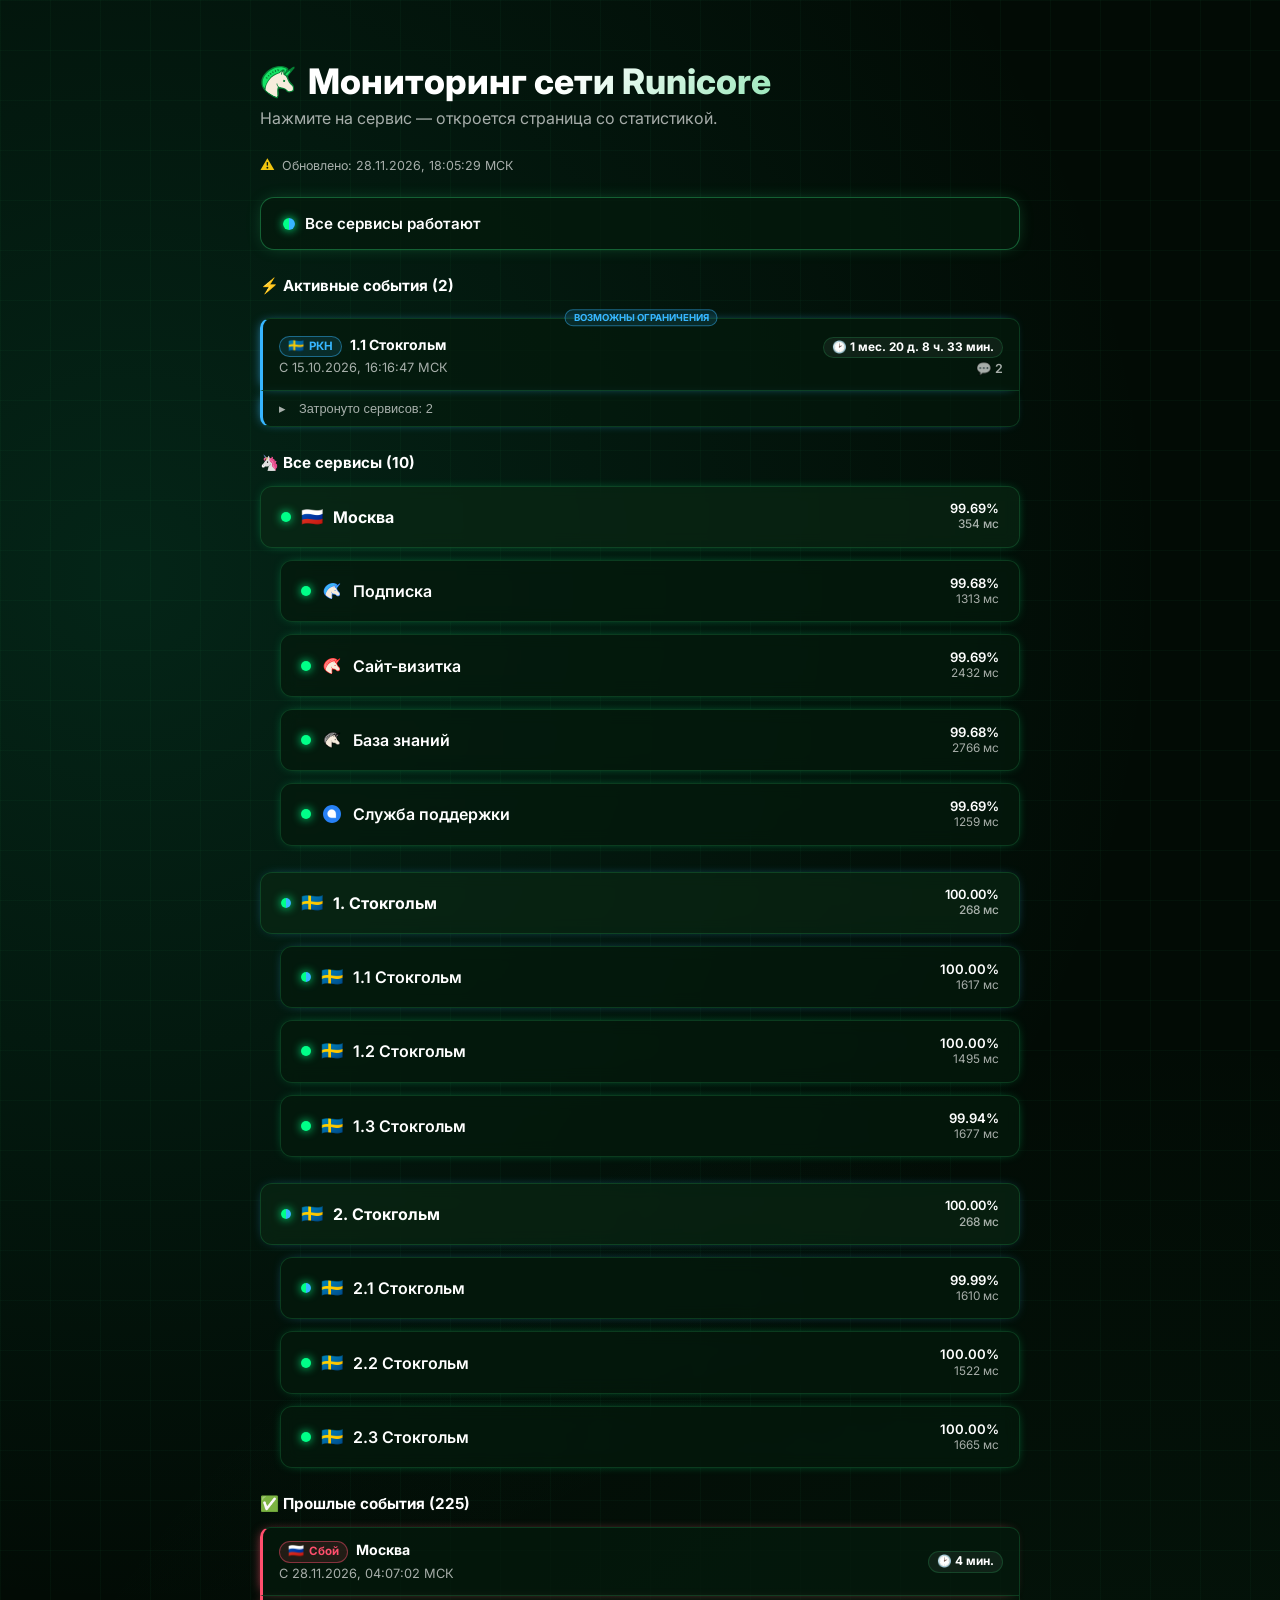
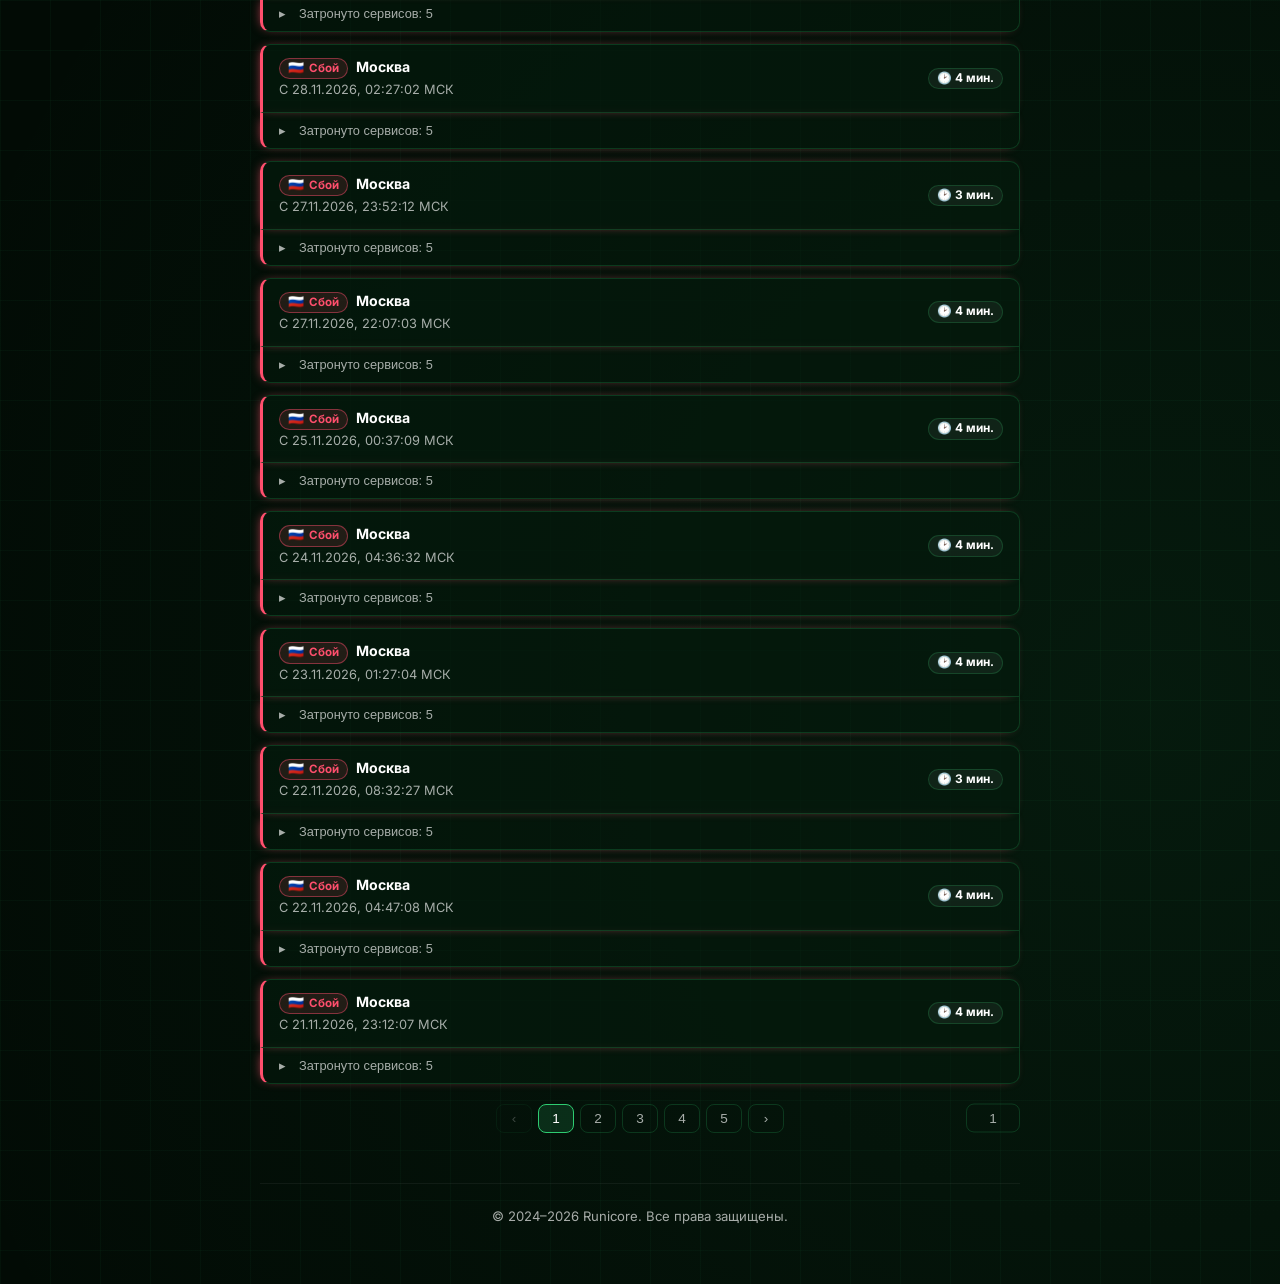
<file: index.html>
<!DOCTYPE html>
<html lang="ru">
<head>
  <meta charset="UTF-8">
  <meta name="viewport" content="width=device-width, initial-scale=1.0">
  <meta name="theme-color" content="#020b05">
  <link rel="icon" href="assets/icons/favicon.ico">
  <link rel="icon" type="image/svg+xml" href="assets/icons/favicon.svg">
  <link rel="icon" sizes="96x96" type="image/png" href="assets/icons/favicon-96x96.png">
  <link rel="apple-touch-icon" href="assets/icons/apple-touch-icon.png">
  <link rel="manifest" href="assets/manifest.json">
  <link rel="stylesheet" href="assets/css/status.css?v=30">
  <title>Runicore (Мониторинг)</title>
  <style>
    /* Index page styles */
    h1 { font-size: 2.2rem; }
    h1 .logo { width: 36px; height: 36px; vertical-align: -6px; margin-right: 12px; -webkit-text-fill-color: initial; }
    .sub { color: var(--muted); margin-bottom: 28px; }
    .updated { margin-bottom: 24px; }

    /* Server groups */
    .group-head {
      display: flex; align-items: center; gap: 12px;
      background: rgba(10, 40, 20, 0.65); border: 1px solid var(--border);
      border-radius: 12px; padding: 14px 20px; margin: 26px 0 12px;
      font-weight: 700; backdrop-filter: blur(8px);
      text-decoration: none; color: var(--text);
      transition: border-color .25s, background .25s;
    }
    .group-head:hover { border-color: rgba(46, 204, 113, 0.55); background: rgba(6, 36, 16, 0.85); }
    .group-head .favicon { width: 18px; height: 18px; border-radius: 4px; flex-shrink: 0; }
    .group-head .favicon.emoji { font-size: 18px; line-height: 1; display: inline-flex; align-items: center; justify-content: center; }
    .group-head .dot { width: 10px; height: 10px; }
    .group-head .name { flex: 1; color: var(--text); }
    .group-head .group-status { display: flex; flex-direction: column; align-items: flex-end; font-size: .8rem; color: var(--muted); font-weight: 500; line-height: 1.3; }
    .group-head .group-status b { color: var(--text); font-weight: 600; }
    .group-head .group-status .ms { color: var(--muted); font-size: .74rem; }

    /* Compact service rows */
    .row {
      display: flex; align-items: center; gap: 12px;
      background: var(--card); border: 1px solid var(--border); border-radius: 12px;
      padding: 14px 20px; margin-bottom: 12px; cursor: pointer;
      transition: border-color .25s, background .25s;
      backdrop-filter: blur(8px);
      text-decoration: none;
      color: var(--text);
    }
    .row.nested { margin-left: 20px; width: calc(100% - 20px); }
    .row:hover { border-color: rgba(46, 204, 113, 0.55); background: rgba(6, 36, 16, 0.85); }
    /* The first group sits right under the "🦄 Все сервисы" title: drop its own
       26px top margin so the gap matches the other sections (14px). */
    #rows > :first-child { margin-top: 0; }
    .row .favicon { width: 18px; height: 18px; border-radius: 4px; flex-shrink: 0; }
    .row .favicon.emoji { font-size: 18px; line-height: 1; display: inline-flex; align-items: center; justify-content: center; }
    .row .dot { width: 10px; height: 10px; }
    .row .name { font-weight: 600; flex: 1; color: var(--text); }
    .row .uptime { display: flex; flex-direction: column; align-items: flex-end; line-height: 1.3; font-size: .82rem; color: var(--muted); }
    .row .uptime b { color: var(--text); font-weight: 600; }
    .row .uptime .ms { color: var(--muted); font-size: .74rem; }
    /* Service card glow by status — same colour as the dot */
    .group-head.up, .row.up { box-shadow: 0 0 14px -8px var(--ok); }
    .group-head.down, .row.down { box-shadow: 0 0 14px -8px var(--fail); }
    /* Maintenance/RKN override up/down (declared later) — same as the dots */
    .group-head.maint, .row.maint { box-shadow: 0 0 14px -8px var(--warn); }
    .group-head.rkn, .row.rkn { box-shadow: 0 0 14px -8px var(--rkn); }
    /* Event card edge glow by mode — see status.css (.incident.<mode>) */

    /* Past events pager */
    .pager { display: flex; gap: 6px; justify-content: center; flex-wrap: wrap; margin: 20px 0 8px; position: relative; }
    .pager button {
      background: transparent; border: 1px solid var(--border); color: var(--muted);
      min-width: 36px; padding: 6px 12px; border-radius: 8px; cursor: pointer;
      font-size: .85rem; transition: border-color .2s, background .2s, color .2s;
    }
    .pager button:hover:not(:disabled):not(.active) { border-color: rgba(46, 204, 113, .5); color: var(--text); }
    .pager button.active { border-color: var(--accent); color: var(--text); background: rgba(46, 204, 113, .15); }
    .pager button:disabled { opacity: .35; cursor: default; }
    @media (max-width: 520px) {
      .pager { gap: 4px; }
      .pager button { min-width: 30px; padding: 5px 8px; font-size: .8rem; }
      .pager .pager-jump { position: static; transform: none; margin-left: 4px; }
      .pager .pager-jump input { width: 44px; padding: 5px 4px; font-size: .8rem; }
    }
  </style>
</head>
<body>
  <div class="wrap">
    <h1><img class="logo" src="assets/icons/favicon.svg" alt="Runicore">Мониторинг сети Runicore</h1>
    <p class="sub">Нажмите на сервис — откроется страница со статистикой.</p>
    <div class="updated" id="updated"></div>
    <div class="banner ok" id="banner">⏳ Загрузка…</div>
    <div class="inc-title" id="incTitle" style="display:none">⚡️ Активные события</div>
    <div id="incidents"></div>
    <div class="inc-title" id="rowsTitle" style="display:none">🦄 Все сервисы</div>
    <div id="rows"></div>
    <div class="inc-title" id="pastTitle" style="display:none">✅ Прошлые события</div>
    <div id="past"></div>
    <div class="pager" id="pastPager" style="display:none"></div>
    <footer>© 2024–<span id="year"></span> Runicore. Все права защищены.</footer>
  </div>

  <script src="assets/js/common.js?v=37"></script>
  <script src="assets/js/app.js?v=32"></script>
</body>
</html>
</file>
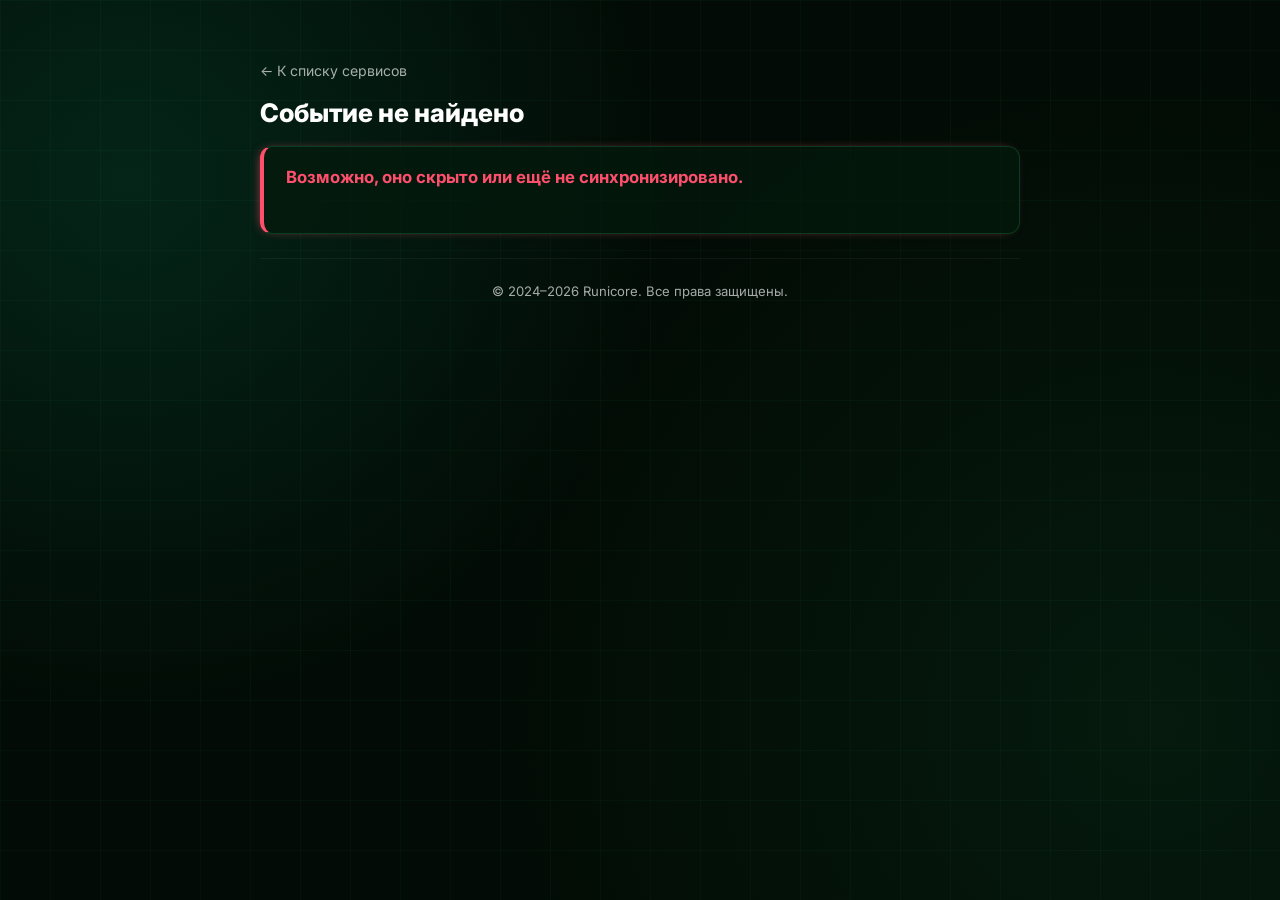
<file: incident.html>
<!DOCTYPE html>
<html lang="ru">
<head>
  <meta charset="UTF-8">
  <meta name="viewport" content="width=device-width, initial-scale=1.0">
  <meta name="theme-color" content="#020b05">
  <meta name="robots" content="noindex, nofollow">
  <link rel="icon" href="assets/icons/favicon.ico">
  <link rel="icon" type="image/svg+xml" href="assets/icons/favicon.svg">
  <link rel="icon" sizes="96x96" type="image/png" href="assets/icons/favicon-96x96.png">
  <link rel="apple-touch-icon" href="assets/icons/apple-touch-icon.png">
  <link rel="manifest" href="assets/manifest.json">
  <link rel="stylesheet" href="assets/css/status.css?v=30">
  <title>Событие — Runicore</title>
  <style>
    /* Incident page styles */
    h1 { font-size: 1.6rem; font-weight: 800; margin-bottom: 18px; }
    #evtTitle { display: inline-flex; align-items: center; flex-wrap: wrap; gap: 2px 12px; }
    #evtTitle .ev-fav { width: 26px; height: 26px; border-radius: 6px; }
    #evtTitle .ev-fav.emoji { width: auto; height: auto; font-size: 24px; line-height: 1; -webkit-text-fill-color: initial; }
    #evtTitle .title-sep { color: var(--muted); -webkit-text-fill-color: initial; }
    /* Keep the flag/icon and the name together (no split line breaks) */
    #evtTitle .svc-name-wrap { display: inline-flex; align-items: center; gap: 10px; white-space: nowrap; }
    #evtTitle .svc-name { white-space: nowrap; }
    /* Label badges under the title */
    .evt-labels { display: flex; flex-wrap: wrap; gap: 8px; margin: 2px 0 18px; }
    .evt-lb {
      display: inline-flex; align-items: center;
      border-radius: 999px; padding: 3px 12px;
      font-size: .75rem; font-weight: 700; letter-spacing: .02em;
      border: 1px solid; background: rgba(255,255,255,0.04);
    }
    .evt-lb-incident { color: var(--fail); border-color: rgba(255,79,109,.45); background: rgba(255,79,109,.1); }
    .evt-lb-maintenance { color: var(--warn); border-color: rgba(241,196,15,.45); background: rgba(241,196,15,.1); }
    .evt-lb-annulled { color: var(--gray); border-color: rgba(138,155,143,.45); background: rgba(138,155,143,.1); }
    .evt-lb-hidden { color: var(--gray); border-color: rgba(74,85,77,.5); background: rgba(74,85,77,.12); }
    .evt-lb-rkn { color: var(--rkn); border-color: rgba(55,182,255,.45); background: rgba(55,182,255,.1); }
    /* Duration badge "(🕑 …)" — left of the labels, neutral styling */
    .evt-lb-dur { color: var(--text); border-color: var(--border); background: rgba(255,255,255,0.04); font-weight: 600; }
    .evt {
      background: var(--card); border: 1px solid var(--border); border-left-width: 4px;
      border-radius: 12px; padding: 20px 22px; margin-bottom: 22px;
    }
    /* Status colour bar plus a matching glow */
    .evt.incident { border-left-color: var(--fail); box-shadow: -3px 0 12px -6px var(--fail); }
    .evt.maintenance { border-left-color: var(--warn); box-shadow: -3px 0 12px -6px var(--warn); }
    .evt.annulled { border-left-color: var(--gray); opacity: .75; box-shadow: -3px 0 12px -6px var(--gray); }
    .evt.hidden { border-left-color: var(--gray); opacity: .6; box-shadow: -3px 0 12px -6px var(--gray); }
    .evt.rkn { border-left-color: var(--rkn); box-shadow: -3px 0 12px -6px var(--rkn); }
    .evt .status { font-weight: 700; font-size: 1.05rem; margin-bottom: 12px; }
    .evt.incident .status { color: var(--fail); }
    .evt.maintenance .status { color: var(--warn); }
    /* Annulled: border and status are grey (same as hidden) */
    .evt.annulled .status { color: var(--gray); }
    .evt.hidden .status { color: var(--gray); }
    .evt.rkn .status { color: var(--rkn); }
    .evt .meta { color: var(--muted); font-size: .85rem; display: flex; flex-wrap: wrap; gap: 10px; }
    /* "·" separator between the started and resolved dates */
    .evt .meta .msep { color: var(--muted); }
    /* Meta items wrap as a whole, never mid-phrase */
    .evt .meta .nb { white-space: nowrap; }
    .evt .meta b { color: var(--text); }
    .evt .desc { font-size: .92rem; line-height: 1.55; white-space: pre-line; margin-top: 14px; }
    .evt .desc b { color: var(--text); }

    /* Admin comments (from GitHub Issues) */
    .comments { margin-top: 0; margin-bottom: 20px; display: flex; flex-direction: column; gap: 14px; }
    .comment {
      background: var(--card); border: 1px solid var(--border); border-left: 3px solid var(--accent);
      border-radius: 10px; padding: 14px 18px; backdrop-filter: blur(8px);
    }
    .comment-head { display: flex; align-items: baseline; gap: 10px; margin-bottom: 8px; }
    .comment-head b { color: #52f099; font-size: .9rem; }
    .comment-time { color: var(--muted); font-size: .78rem; }
    .comment-body { font-size: .92rem; line-height: 1.5; white-space: pre-line; word-break: break-word; }
    .service-links { display: flex; flex-wrap: wrap; gap: 8px; margin-top: 8px; }
    .service-btn {
      display: inline-flex; align-items: center; gap: 8px;
      background: rgba(46, 204, 113, 0.1); border: 1px solid var(--border);
      color: #52f099; text-decoration: none; border-radius: 10px;
      padding: 10px 16px; font-size: .85rem; font-weight: 600; transition: background .2s, border-color .2s;
    }
    .service-btn:hover { background: rgba(46, 204, 113, 0.2); border-color: rgba(46, 204, 113, .5); }
    .service-btn .ev-fav { width: 18px; height: 18px; border-radius: 4px; }
    .service-btn .ev-fav.emoji { width: auto; height: auto; font-size: 16px; line-height: 1; -webkit-text-fill-color: initial; }
    /* Service buttons sit at the bottom — tighten the gap to the footer */
    footer { margin-top: 24px; }
  </style>
</head>
<body>
  <div class="wrap">
    <a class="back" href="index.html">← К списку сервисов</a>
    <h1><span id="evtTitle">Загрузка…</span></h1>
    <div class="evt-labels" id="evtLabels" style="display:none"></div>
    <div class="comments" id="evtComments" style="display:none"></div>
    <div class="evt incident" id="evtCard">
      <div class="status" id="evtStatus">…</div>
      <div class="meta" id="evtMeta"></div>
      <div class="desc" id="evtDesc"></div>
    </div>
    <div class="service-links" id="serviceLinks" style="display:none"></div>
    <footer>© 2024–<span id="year"></span> Runicore. Все права защищены.</footer>
  </div>

  <script src="assets/js/common.js?v=37"></script>
  <script src="assets/js/incident.js?v=26"></script>
</body>
</html>
</file>
<file: assets/css/status.css>
/* Runicore Status — shared styles for all pages */
@import url('https://fonts.googleapis.com/css2?family=Inter:wght@400;500;600;700;800&display=swap');

:root {
  --bg: #020b05;
  --card: rgba(4, 26, 12, 0.75);
  --border: rgba(46, 204, 113, 0.2);
  --accent: #2ecc71;
  --ok: #00ff88;
  --fail: #ff4f6d;
  --warn: #f1c40f;
  --gray: #8a9b8f;
  --rkn: #37b6ff;
  --text: #ffffff;
  --muted: rgba(255, 255, 255, 0.65);
}
* { box-sizing: border-box; margin: 0; padding: 0; }
body {
  background-color: var(--bg);
  background-image:
    linear-gradient(to right, rgba(46, 204, 113, 0.04) 1px, transparent 1px),
    linear-gradient(to bottom, rgba(46, 204, 113, 0.04) 1px, transparent 1px),
    radial-gradient(circle at 10% 20%, rgba(16, 185, 129, 0.15) 0%, transparent 40%),
    radial-gradient(circle at 90% 80%, rgba(46, 204, 113, 0.08) 0%, transparent 50%);
  background-size: 50px 50px, 50px 50px, auto, auto;
  font-family: 'Inter', -apple-system, BlinkMacSystemFont, 'Segoe UI', Roboto, sans-serif;
  color: var(--text);
  min-height: 100vh;
  padding: 60px 20px;
}
.wrap { max-width: 760px; margin: 0 auto; }
.back { color: var(--muted); text-decoration: none; font-size: .88rem; display: inline-block; margin-bottom: 18px; transition: color 0.2s; }
.back:hover { color: var(--accent); }
h1 {
  font-size: 2rem; font-weight: 800; margin-bottom: 6px;
  background: linear-gradient(135deg, #ffffff 40%, #2ecc71 100%);
  -webkit-background-clip: text; background-clip: text; -webkit-text-fill-color: transparent;
}
.banner {
  border-radius: 14px; padding: 16px 22px; margin-bottom: 18px;
  background: var(--card); border: 1px solid var(--border);
  font-weight: 600; font-size: .95rem;
}
.banner.ok { border-color: rgba(46, 204, 113, .4); box-shadow: 0 0 18px -6px rgba(46, 204, 113, .45); }
.banner.fail { border-color: var(--fail); box-shadow: 0 0 18px -6px rgba(255, 79, 109, .45); }
.banner-dot { display: inline-block; width: 12px; height: 12px; border-radius: 50%; vertical-align: -1px; margin-right: 6px; background: var(--ok); box-shadow: 0 0 10px var(--ok); }
.banner-dot.fail { background: var(--fail); box-shadow: 0 0 10px var(--fail); }
.banner-dot.warn { background: var(--warn); box-shadow: 0 0 10px var(--warn); }
/* Maintenance banner: status on the left (green/red), yellow on the right */
.banner-dot.maint { background: linear-gradient(to right, var(--ok) 0 50%, var(--warn) 50% 100%); box-shadow: 0 0 10px var(--ok); }
.banner-dot.fail.maint { background: linear-gradient(to right, var(--fail) 0 50%, var(--warn) 50% 100%); box-shadow: 0 0 10px var(--fail); }
/* RKN banner: status on the left (green/red), blue on the right */
.banner-dot.rkn { background: linear-gradient(to right, var(--ok) 0 50%, var(--rkn) 50% 100%); box-shadow: 0 0 10px var(--ok); }
.banner-dot.fail.rkn { background: linear-gradient(to right, var(--fail) 0 50%, var(--rkn) 50% 100%); box-shadow: 0 0 10px var(--fail); }
.dot { display: inline-block; border-radius: 50%; flex-shrink: 0; }
.dot.up { background: var(--ok); box-shadow: 0 0 10px var(--ok); }
.dot.down { background: var(--fail); box-shadow: 0 0 10px var(--fail); }
.dot.warn { background: var(--warn); box-shadow: 0 0 10px var(--warn); }
/* Maintenance: the dot is split in half — actual status (green/red) on the left,
   yellow on the right. Without maintenance the dot is a single colour. */
.dot.up.maint { background: linear-gradient(to right, var(--ok) 0 50%, var(--warn) 50% 100%); box-shadow: 0 0 10px var(--ok); }
.dot.down.maint { background: linear-gradient(to right, var(--fail) 0 50%, var(--warn) 50% 100%); box-shadow: 0 0 10px var(--fail); }
/* RKN restrictions: the dot is split — actual status on the left, blue on the right */
.dot.up.rkn { background: linear-gradient(to right, var(--ok) 0 50%, var(--rkn) 50% 100%); box-shadow: 0 0 10px var(--ok); }
.dot.down.rkn { background: linear-gradient(to right, var(--fail) 0 50%, var(--rkn) 50% 100%); box-shadow: 0 0 10px var(--fail); }
.updated { text-align: left; color: var(--muted); font-size: .78rem; margin-bottom: 16px; }
/* Triangle shown before the "Обновлено" line when the data is stale */
.upd-stale { color: var(--warn); font-size: .9rem; cursor: help; margin-right: 3px; }
/* Section titles: consistent rhythm — larger gap above, smaller below */
.inc-title { margin: 26px 0 14px; font-weight: 700; font-size: .95rem; }
/* Event card in lists (index/site). .evt is excluded: that is the card on
   incident.html (there the "incident" class means a mode) and it has its own
   block layout, so no flex row. */
.incident:not(.evt) {
  display: flex; align-items: center; gap: 14px;
  text-decoration: none; color: var(--text); position: relative;
  background: var(--card); border: 1px solid var(--border); border-radius: 10px;
  padding: 12px 16px; margin-bottom: 12px; font-size: .88rem;
  border-left-width: 3px;
  transition: border-color .25s, transform .15s;
}
.incident:hover { border-color: rgba(46, 204, 113, .5); transform: translateX(2px); }
/* An active event card carries the status pill on its top border (overhang ~9px).
   Compensate in the layout: 23px on top keeps the visual gap to the previous
   card at ~14px, and 16px padding-top keeps ~7px between the pill and the text. */
.incident.active:not(.evt-sub) { margin-top: 23px; padding-top: 16px; }
.incident .t { color: var(--muted); font-size: .8rem; }
/* Status colour bar plus a matching glow (all modes, not only active) */
.incident.incident { border-left-color: var(--fail); box-shadow: -3px 0 12px -6px var(--fail); }
.incident.maintenance { border-left-color: var(--warn); box-shadow: -3px 0 12px -6px var(--warn); }
.incident.annulled { opacity: .6; border-left-color: var(--gray); box-shadow: -3px 0 12px -6px var(--gray); }
.incident.hidden { border-left-color: var(--gray); box-shadow: -3px 0 12px -6px var(--gray); }
.incident.rkn { border-left-color: var(--rkn); box-shadow: -3px 0 12px -6px var(--rkn); }
/* Card left column: mode label, icon, name, status, comment counter.
   The start/resolve meta goes on its own line (.ev-meta). */
.incident .ev-body { flex: 1 1 auto; min-width: 0; line-height: 1.45; }
.incident .ev-meta { display: block; margin-top: 2px; }
/* Card right column: duration label on top, comment counter "💬 N" below.
   Everything is right-aligned (align-items: flex-end). A separate flex block
   (not a float): vertically centred and never overlaps the text on the left. */
.incident .ev-right {
  flex: 0 0 auto; display: inline-flex; flex-direction: column; align-items: flex-end;
  gap: 3px; margin-left: auto;
}
/* Status pill of an active event: small, uppercase, tight letter-spacing.
   Sits on the card's top border, centred (position: absolute). */
.incident .ev-status {
  position: absolute; top: -1px; left: 50%; transform: translate(-50%, -50%); z-index: 1;
  display: inline-block; padding: 1px 8px; border-radius: 999px;
  font-size: .6rem; font-weight: 700; letter-spacing: 0; line-height: 1.4;
  border: 1px solid; white-space: nowrap;
}
.incident .ev-status.st-incident { color: var(--fail); border-color: rgba(255,79,109,.45); background: rgba(255,79,109,.12); }
.incident .ev-status.st-maintenance { color: var(--warn); border-color: rgba(241,196,15,.45); background: rgba(241,196,15,.12); }
.incident .ev-status.st-annulled { color: var(--gray); border-color: rgba(138,155,143,.45); background: rgba(138,155,143,.12); }
.incident .ev-status.st-rkn { color: var(--rkn); border-color: rgba(55,182,255,.45); background: rgba(55,182,255,.12); }
/* Nested services of a group: no duplicate pill — the status is on the main card */
.evt-sub .ev-status { display: none; }
.incident .ev-dur {
  display: inline-block; padding: 1px 8px; border-radius: 999px;
  border: 1px solid var(--border); background: rgba(255, 255, 255, 0.05);
  color: var(--text); font-size: .74rem; font-weight: 700; line-height: 1.5;
  white-space: nowrap;
}
.incident .comment-badge {
  color: var(--muted); font-size: .78rem; font-weight: 600;
  white-space: nowrap; user-select: none; transition: color .2s;
}
.incident:hover .comment-badge { color: var(--accent); }
/* Narrow screens (phone): tighter card, more compact labels/counter so the
   long meta and the right column fit */
@media (max-width: 480px) {
  .incident:not(.evt) { padding: 10px 12px; gap: 10px; }
  .incident .ev-dur { font-size: .72rem; padding: 1px 7px; }
  .incident .comment-badge { font-size: .75rem; }
}

/* Service favicon/emoji on the event card */
.incident .ev-fav { width: 16px; height: 16px; border-radius: 4px; vertical-align: -3px; margin-right: 8px; }
.incident .ev-fav.emoji { width: auto; height: auto; font-size: 15px; vertical-align: -2px; }

/* Priority mode label shown as a badge before the service name */
.incident .lb {
  /* inline-block (not inline-flex): the chip baseline is its text baseline, so
     the label text and the service name line up exactly */
  display: inline-block; margin-right: 8px; padding: 1px 8px;
  border-radius: 999px; font-size: .72rem; font-weight: 700; line-height: 1.5;
  border: 1px solid; background: rgba(255,255,255,0.04);
  vertical-align: baseline;
  white-space: nowrap;
}
/* Service favicon/emoji lives inside the status label */
.incident .lb .ev-fav { width: 14px; height: 14px; border-radius: 3px; margin-right: 6px; vertical-align: -3px; }
.incident .lb .ev-fav.emoji { width: auto; height: auto; font-size: 13px; line-height: 1; margin-right: 5px; vertical-align: baseline; }
.incident .lb-incident { color: var(--fail); border-color: rgba(255,79,109,.45); background: rgba(255,79,109,.12); }
.incident .lb-maintenance { color: var(--warn); border-color: rgba(241,196,15,.45); background: rgba(241,196,15,.12); }
.incident .lb-annulled { color: var(--gray); border-color: rgba(138,155,143,.45); background: rgba(138,155,143,.12); }
.incident .lb-rkn { color: var(--rkn); border-color: rgba(55,182,255,.45); background: rgba(55,182,255,.12); }
/* Service name in the card — plain text, not a label */
.incident b { font-weight: 700; }

/* One issue group: main card plus a collapsible list of affected services.
   Hovering shifts the whole group (like a single card) — one animation. */
.evt-group { margin-bottom: 12px; transition: transform .15s; }
.evt-group:hover { transform: translateX(2px); }
.evt-group > .incident { margin-bottom: 0; border-radius: 10px 10px 0 0; }
/* Do not cover the status colour bar on the left: hover shifts the whole group,
   while the card border keeps the mode colour (border transition disabled here) */
.evt-group > .incident:hover { transform: none; }
.evt-notch {
  display: flex; align-items: center; gap: 6px; width: 100%; text-align: left;
  background: rgba(4, 26, 12, 0.5); border: 1px solid var(--border); border-top: none;
  border-left-width: 3px; border-radius: 0 0 10px 10px; color: var(--muted);
  padding: 10px 16px; font-size: .8rem; cursor: pointer;
  transition: color .2s, background .2s, border-color .25s;
}
.evt-notch[data-mode="incident"] { border-left-color: var(--fail); box-shadow: -3px 0 12px -6px var(--fail); }
.evt-notch[data-mode="maintenance"] { border-left-color: var(--warn); box-shadow: -3px 0 12px -6px var(--warn); }
.evt-notch[data-mode="annulled"] { border-left-color: var(--gray); box-shadow: -3px 0 12px -6px var(--gray); }
.evt-notch[data-mode="hidden"] { border-left-color: var(--gray); box-shadow: -3px 0 12px -6px var(--gray); }
.evt-notch[data-mode="rkn"] { border-left-color: var(--rkn); box-shadow: -3px 0 12px -6px var(--rkn); }
.evt-notch:hover { color: var(--text); background: rgba(6, 36, 16, 0.7); }
.evt-notch-arrow { display: inline-block; width: 14px; }
.evt-subs { padding: 10px 0 6px 14px; display: flex; flex-direction: column; gap: 8px; }
.evt-subs .evt-sub { font-size: .84rem; }

/* Page-jump input in the pager — pinned to the right edge so the page
   numbers stay exactly centred */
.pager .pager-jump {
  position: absolute; right: 0; top: 50%; transform: translateY(-50%);
}
.pager .pager-jump input {
  background: transparent; border: 1px solid var(--border); color: var(--text);
  width: 54px; padding: 6px 8px; border-radius: 8px; font-size: .85rem;
  text-align: center; transition: border-color .2s;
}
.pager .pager-jump input::placeholder { color: var(--muted); }
.pager .pager-jump input:focus { outline: none; border-color: var(--accent); }
footer {
  text-align: center; margin-top: 50px; padding-top: 24px;
  border-top: 1px solid rgba(255,255,255,.05);
  color: var(--muted); font-size: .82rem;
}
</file>
